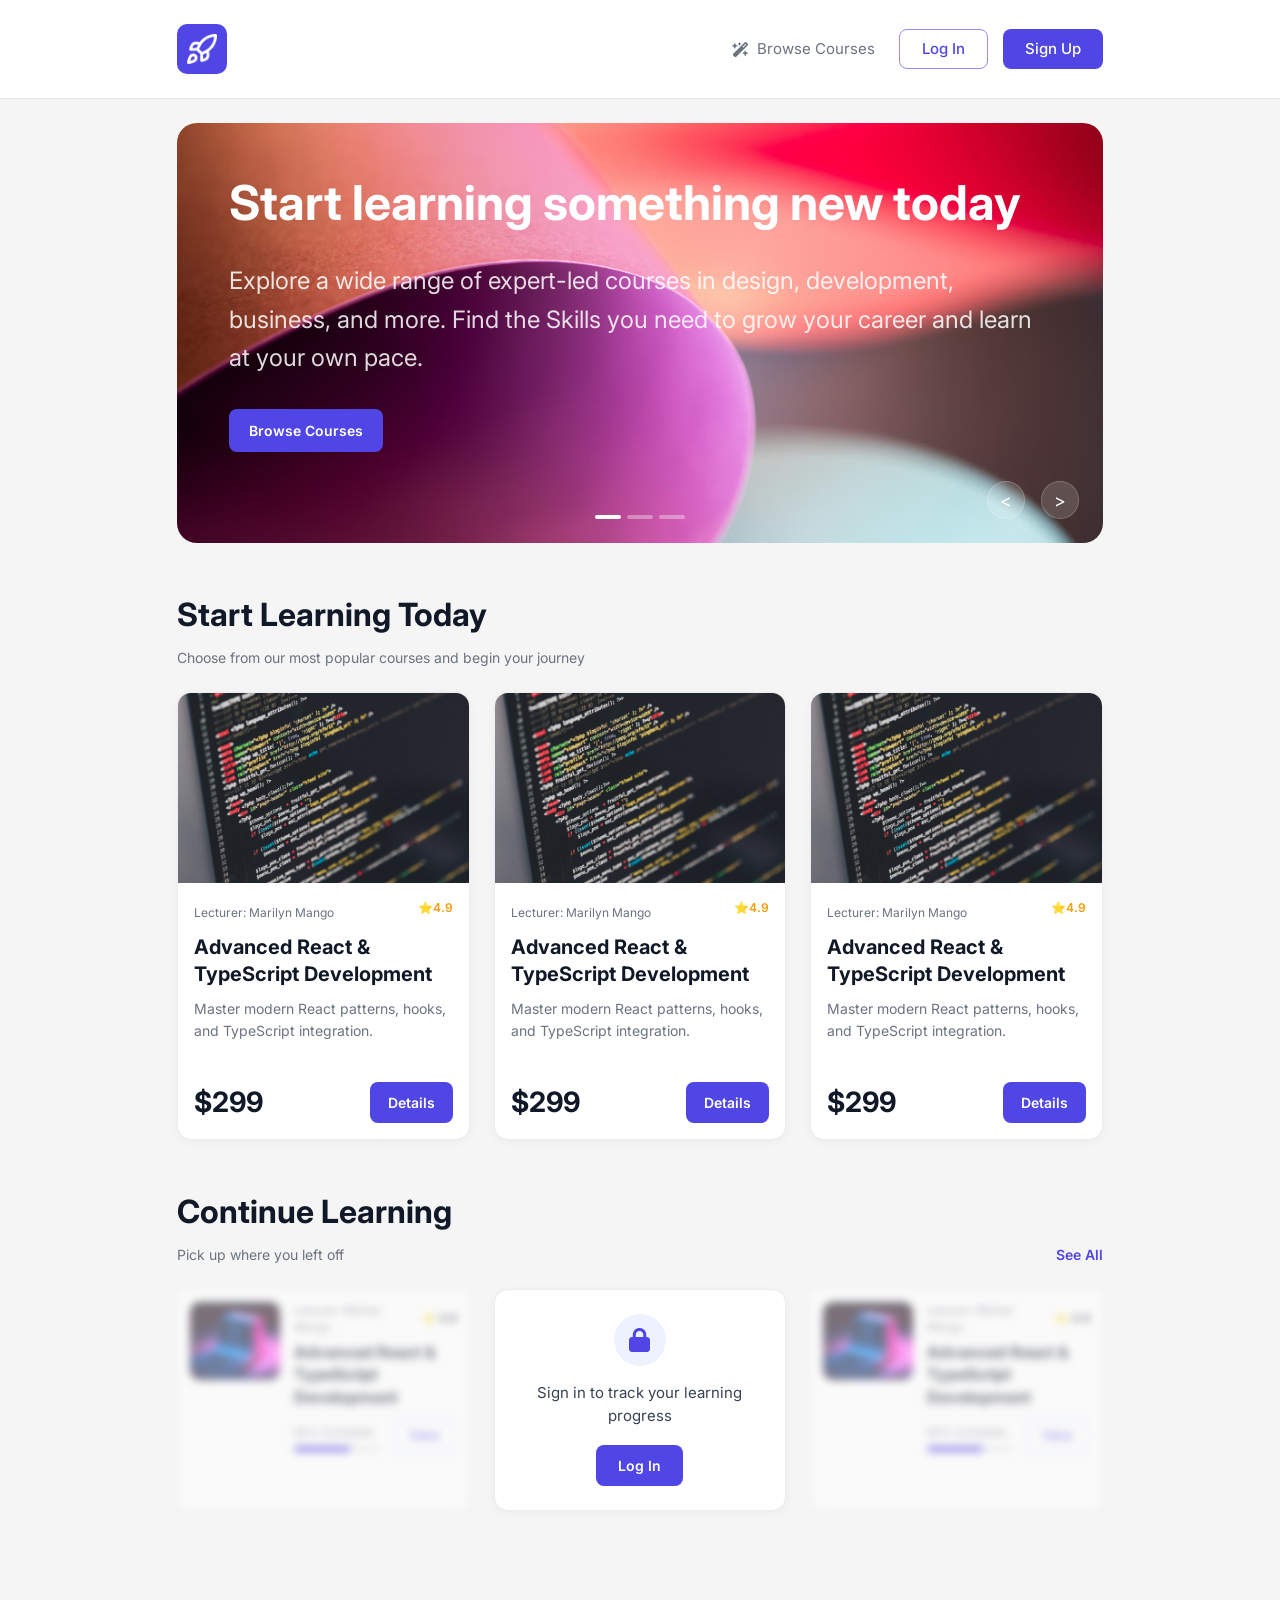
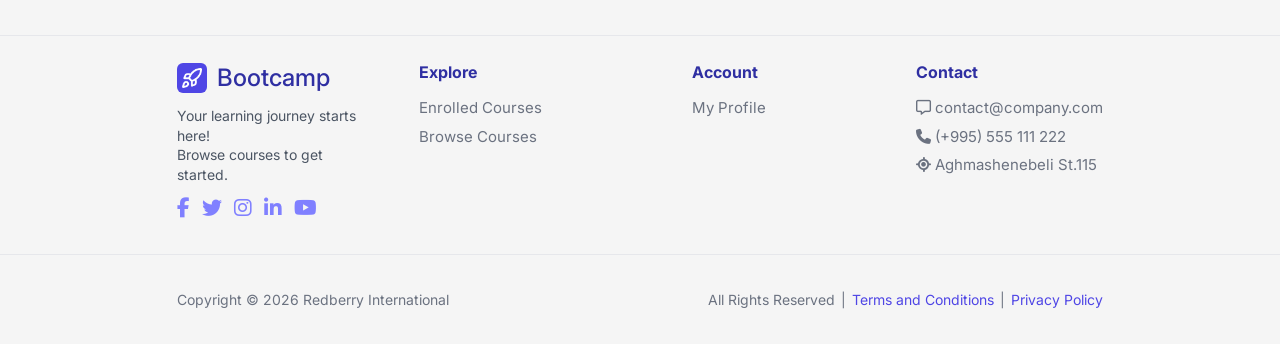
<file: index.html>
<!DOCTYPE html>
<html lang="en">
<head>
    <meta charset="UTF-8">
    <meta name="viewport" content="width=device-width, initial-scale=1.0">
    <title>Redberry Bootcamp XI</title>
    <link rel="stylesheet" href="https://cdnjs.cloudflare.com/ajax/libs/font-awesome/6.5.0/css/all.min.css">
    <link rel="preconnect" href="https://fonts.googleapis.com">
    <link rel="preconnect" href="https://fonts.gstatic.com" crossorigin>
    <link href="https://fonts.googleapis.com/css2?family=Atkinson+Hyperlegible+Mono:ital,wght@0,200..800;1,200..800&family=Inter:ital,opsz,wght@0,14..32,100..900;1,14..32,100..900&family=Pinyon+Script&display=swap" rel="stylesheet">
    <link rel="stylesheet" href="index.css">
    <script src="index.js" defer></script>
</head>
<body>
    <header class="header">
        <div class="container header-container">
            <div class="logo">
                <a href="index.html"><img src="icons/dashboard.png" alt="Dashboard"></a>
            </div>

            <nav class="nav">
                <a href="courses.html"> <i class="fa-solid fa-wand-magic-sparkles"></i> Browse Courses</a>
            </nav>

            <div class="auth-buttons">
                <button class="btn btn-login" id="openLoginBtn">Log In</button>
                <button class="btn btn-signup" id="openSignupBtn">Sign Up</button>
            </div>
        </div>
    </header>

    <main class="main">
        <section class="hero-slider">

            <div class="slide slide-1 active">
                <div class="hero-content" >
                    <h1>Start learning something new today</h1>
                    <p>Explore a wide range of expert-led courses in design, development, business, and more. Find the Skills you need to grow your career and learn at your own pace.</p>
                    <button>Browse Courses</button>
                </div>
            </div>

            <div class="slide slide-2">
                <div class="hero-content">
                    <h1>Pick up where you left off</h1>
                    <p>Your learning journey is already in progress. Continue your enrolled courses, track your progress, and stay on track toward completing your goals.</p>
                    <button>Start Learning</button>
                </div>
            </div>

            <div class="slide slide-3">
                <div class="hero-content">
                    <h1>Learn together, grow faster</h1>
                    <button>Learn More</button>
                </div>
            </div>

            <div class="hero-slider-controls">
                <button id="previousSlide">&lt;</button>
                <button id="nextSlide">&gt;</button>
            </div>

            <div class="carousels">
                <span class="carousel active"></span>
                <span class="carousel"></span>
                <span class="carousel"></span>
            </div>

        </section>

        <section class="course-section">
            <div class="section-header">
                <h2>Start Learning Today</h2>
                <p>Choose from our most popular courses and begin your journey</p>
            </div>

            <div class="courses-grid">
            <article class="course-card">
                <img src="background-images/course-background-image.jpg" alt="React course">
                <div class="course-info">
                    <span class="course-author">Lecturer: Marilyn Mango</span>
                    <span class="course-rating">⭐4.9</span>
                    <h3>Advanced React & TypeScript Development</h3>
                    <p>Master modern React patterns, hooks, and TypeScript integration.</p>
                    <div class="course-footer">
                        <span class="course-price">$299</span>
                        <button>Details</button>
                    </div>
                </div>
            </article>

            <article class="course-card">
                <img src="background-images/course-background-image.jpg" alt="React course">
                <div class="course-info">
                    <span class="course-author">Lecturer: Marilyn Mango</span>
                    <span class="course-rating">⭐4.9</span>
                    <h3>Advanced React & TypeScript Development</h3>
                    <p>Master modern React patterns, hooks, and TypeScript integration.</p>
                    <div class="course-footer">
                        <span class="course-price">$299</span>
                        <button>Details</button>
                    </div>
                </div>
            </article>

            <article class="course-card">
                <img src="background-images/course-background-image.jpg" alt="React course">
                <div class="course-info">
                    <span class="course-author">Lecturer: Marilyn Mango</span>
                    <span class="course-rating">⭐4.9</span>
                    <h3>Advanced React & TypeScript Development</h3>
                    <p>Master modern React patterns, hooks, and TypeScript integration.</p>
                    <div class="course-footer">
                        <span class="course-price">$299</span>
                        <button>Details</button>
                    </div>
                </div>
            </article>
        </section>

        <section class="progress-section">
            <div class="section-header progress-header">
                <div>
                    <h2>Continue Learning</h2>
                    <p>Pick up where you left off</p>
                </div>
                <a href="#">See All</a>
            </div>

            <div class="progress-grid locked" id="progressGrid">
                <article class="progress-card blurred">
                    <img src="background-images/continue-learning.png" alt="React course">

                    <div class="progress-card-content">
                        <div class="progress-top">
                            <span class="course-author">Lecturer: Marilyn Mango</span>
                            <span class="course-rating">⭐ 4.9</span>
                        </div>

                        <h3>Advanced React & TypeScript Development</h3>

                        <div class="progress-bottom">
                            <div class="course-progress">
                                <span class="progress-text">65% Complete</span>
                                <div class="progress-bar">
                                    <div class="progress-fill" style="width: 65%"></div>
                                </div>
                            </div>

                            <button class="progress-view-btn">View</button>
                        </div>
                    </div>
                </article>

                <div class="progress-overlay-card" id="progressOverlay">
                    <div class="lock-icon">
                        <i class="fa-solid fa-lock"></i>
                    </div>
                    <p>Sign in to track your learning progress</p>
                    <button id="lockedLoginBtn">Log In</button>
                </div>

                <article class="progress-card blurred">
                    <img src="background-images/continue-learning.png" alt="React course">

                    <div class="progress-card-content">
                        <div class="progress-top">
                            <span class="course-author">Lecturer: Marilyn Mango</span>
                            <span class="course-rating">⭐ 4.9</span>
                        </div>

                        <h3>Advanced React & TypeScript Development</h3>

                        <div class="progress-bottom">
                            <div class="course-progress">
                                <span class="progress-text">65% Complete</span>
                                <div class="progress-bar">
                                    <div class="progress-fill" style="width: 65%"></div>
                                </div>
                            </div>

                            <button class="progress-view-btn">View</button>
                        </div>
                    </div>
                </article>
            </div>
        </section>
    </main>

    <footer class="footer">
        <div class="container footer-container">
            <div class="footer-left">
                <div class="footer-brand">
                    <div class="footer-logo-row">
                        <img src="icons/dashboard.png" alt="Bootcamp logo">
                        <span>Bootcamp</span>
                    </div>

                    <p class="footer-description">
                    Your learning journey starts here!<br>
                    Browse courses to get started.
                    </p>

                    <div class="footer-socials">
                        <a href="https://www.facebook.com" aria-label="Facebook">
                            <i class="fa-brands fa-facebook-f"></i>
                        </a>
                        <a href="https://twitter.com" aria-label="Twitter">
                            <i class="fa-brands fa-twitter"></i>
                        </a>
                        <a href="https://www.instagram.com" aria-label="Instagram">
                            <i class="fa-brands fa-instagram"></i>
                        </a>
                        <a href="https://www.linkedin.com" aria-label="LinkedIn">
                            <i class="fa-brands fa-linkedin-in"></i>
                        </a>
                        <a href="https://www.youtube.com" aria-label="YouTube">
                            <i class="fa-brands fa-youtube"></i>
                        </a>
                    </div>
                </div>
            </div>

            <div class="footer-right">
                <div class="footer-column">
                    <h4>Explore</h4>
                    <a href="#">Enrolled Courses</a>
                    <a href="#">Browse Courses</a>
                </div>

                <div class="footer-column">
                    <h4>Account</h4>
                    <a href="#">My Profile</a>
                </div>

                <div class="footer-column">
                    <h4>Contact</h4>
                    <p><i class="fa-regular fa-message"></i> contact@company.com</p>
                    <p><i class="fa-solid fa-phone"></i> (+995) 555 111 222</p>
                    <p><i class="fa-solid fa-location-crosshairs"></i> Aghmashenebeli St.115</p>
                </div>
            </div>
        </div>

        <div class="container footer-bottom">
            <p>Copyright © 2026 Redberry International</p>

            <div class="footer-bottom-links">
                <span>All Rights Reserved</span>
                <span>|</span>
                <a href="#">Terms and Conditions</a>
                <span>|</span>
                <a href="#">Privacy Policy</a>
            </div>
        </div>
    </footer>

    <div id="loginModal" class="modal hidden">
        <div class="modal-overlay" id="modalOverlay"></div>

        <div class="login-modal">
            <button class="modal-close" id="closeLoginBtn">
            <i class="fa-solid fa-xmark"></i>
            </button>

            <h2>Welcome Back</h2>
            <p class="modal-subtitle">Log in to continue your learning</p>

            <form id="loginForm" class="login-form">
            <div class="form-group">
                <label for="email">Email</label>
                <input
                type="email"
                id="email"
                name="email"
                placeholder="you@example.com"
                required
                >
                <p class="field-error" id="emailError"></p>
            </div>

            <div class="form-group">
                <label for="password">Password</label>
                <div class="password-input-wrapper">
                <input
                    type="password"
                    id="password"
                    name="password"
                    placeholder="••••••••"
                    required
                >
                <button type="button" class="toggle-password" id="togglePassword">
                    <i class="fa-regular fa-eye"></i>
                </button>
                </div>
                <p class="field-error" id="passwordError"></p>
            </div>

            <button type="submit" class="login-submit-btn" id="loginSubmitBtn">Log In</button>
            <p class="form-message" id="loginMessage"></p>
            </form>

            <div class="divider">
            <span>or</span>
            </div>

            <p class="signup-text">
            Don’t have an account?
            <a href="#" id="goToRegisterLink">Sign Up</a>
            </p>
        </div>
    </div>

    <!-- register modal -->
    <div id="registerModal" class="modal hidden">
        <div class="modal-overlay" id="registerOverlay"></div>

        <div class="login-modal">

            <!-- close button -->
            <button class="modal-close" id="closeRegisterBtn">
                <i class="fa-solid fa-xmark"></i>
            </button>

            <h2>Create Account</h2>
            <p class="modal-subtitle">Join and start learning today</p>

            <!-- progress -->
            <div class="register-progress">
                <div class="step active"></div>
                <div class="step"></div>
                <div class="step"></div>
            </div>

            <form id="registerForm" class="login-form">

                <!-- first step -->
                <div class="register-step" data-step="1">
                    <div class="form-group">
                        <label>Email*</label>
                        <input type="email" id="registerEmail" placeholder="you@example.com">
                        <p class="field-error" id="registerEmailError"></p>
                    </div>

                    <button type="button" class="login-submit-btn" id="step1NextBtn">
                        Next
                    </button>
                </div>

                <!-- second step -->
                <div class="register-step hidden" data-step="2">
                    <div class="form-group">
                        <label>Password*</label>
                        <input type="password" id="registerPassword" placeholder="Password">
                        <p class="field-error" id="registerPasswordError"></p>
                    </div>

                    <div class="form-group">
                        <label>Confirm Password*</label>
                        <input type="password" id="registerConfirmPassword" placeholder="Confirm Password">
                        <p class="field-error" id="registerConfirmPasswordError"></p>
                    </div>

                    <button type="button" class="login-submit-btn" id="step2NextBtn">Next</button>
                </div>

                <!-- third step -->
                <div class="register-step hidden" data-step="3">
                    <div class="form-group">
                        <label>Username*</label>
                        <input type="text" id="registerUsername" placeholder="Username">
                        <p class="field-error" id="registerUsernameError"></p>
                    </div>

                    <div class="form-group">
                        <label>Upload Avatar</label>
                        <input type="file" id="avatarInput" accept="image/*">
                        <p class="field-error" id="registerAvatarError"></p>

                        
                        <img id="avatarPreview" class="hidden" style="width:80px; margin-top:10px; border-radius:50%;" />
                    </div>

                    <button type="submit" class="login-submit-btn" id="registerSubmitBtn">
                        Sign Up
                    </button>
                </div>

                <p class="form-message" id="registerMessage"></p>
            </form>

            <div class="divider">
                <span>or</span>
            </div>

            <p class="signup-text">
                Already have an account?
                <a href="#" id="goToLoginLink">Log In</a>
            </p>
        </div>
    </div>

    
</body>
</html>
</file>
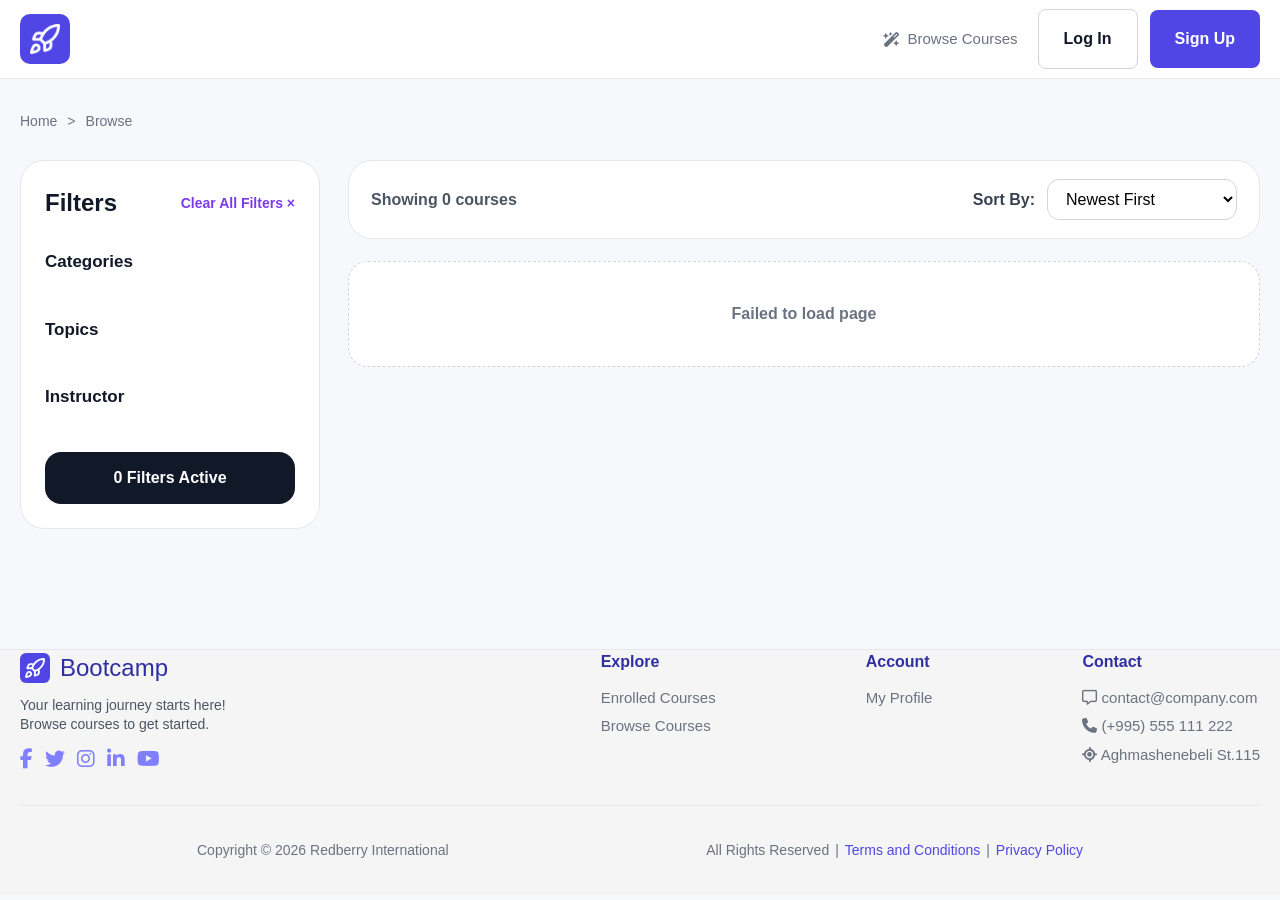
<file: courses.html>
<!DOCTYPE html>
<html lang="en">
<head>
    <meta charset="UTF-8">
    <meta name="viewport" content="width=device-width, initial-scale=1.0">
    <title>Browse Courses</title>
    <link rel="stylesheet" href="https://cdnjs.cloudflare.com/ajax/libs/font-awesome/6.5.0/css/all.min.css">
    <link rel="stylesheet" href="courses.css">
    <script src="courses.js" defer></script>
</head>
<body>
    <header class="header">
        <div class="container header-container">
            <div class="logo">
                <a href="index.html"><img src="icons/dashboard.png" alt="Dashboard"></a>
            </div>

            <nav class="nav">
                <a href="courses.html">
                    <i class="fa-solid fa-wand-magic-sparkles"></i>
                    Browse Courses
                </a>
            </nav>

            <div class="auth-buttons">
                <button class="btn btn-login" id="openLoginBtn">Log In</button>
                <button class="btn btn-signup" id="openSignupBtn">Sign Up</button>
            </div>
        </div>
    </header>

    <main class="browse-page">
        <div class="container">
            <div class="breadcrumb">
                <a href="dashboard.html">Home</a>
                <span>&gt;</span>
                <span>Browse</span>
            </div>

            <div class="browse-layout">
                <aside class="filters-sidebar">
                    <div class="filters-top">
                        <h2>Filters</h2>
                        <button class="clear-filters" id="clearFiltersBtn">
                            Clear All Filters <span>×</span>
                        </button>
                    </div>

                    <div class="filter-group">
                        <h3>Categories</h3>
                        <div class="filter-tags" id="categoriesContainer"></div>
                    </div>

                    <div class="filter-group">
                        <h3>Topics</h3>
                        <div class="filter-tags" id="topicsContainer"></div>
                    </div>

                    <div class="filter-group">
                        <h3>Instructor</h3>
                        <div class="instructor-list" id="instructorsContainer"></div>
                    </div>

                    <div class="filter-bottom">
                        <button type="button" id="activeFiltersCount">0 filters active</button>
                    </div>
                </aside>

                <section class="courses-content">
                    <div class="courses-topbar">
                        <p id="resultsText">Showing 0 courses</p>

                        <div class="sort-box">
                            <label for="sortSelect">Sort By:</label>
                            <select id="sortSelect">
                                <option value="newest">Newest First</option>
                                <option value="oldest">Oldest First</option>
                                <option value="price_asc">Price: Low to High</option>
                                <option value="price_desc">Price: High to Low</option>
                            </select>
                        </div>
                    </div>

                    <div class="courses-grid" id="coursesGrid"></div>

                    <div class="pagination" id="pagination"></div>
                </section>
            </div>
        </div>
    </main>

    <footer class="footer">
        <div class="container footer-container">
            <div class="footer-left">
                <div class="footer-brand">
                    <div class="footer-logo-row">
                        <img src="icons/dashboard.png" alt="Bootcamp logo">
                        <span>Bootcamp</span>
                    </div>

                    <p class="footer-description">
                        Your learning journey starts here!<br>
                        Browse courses to get started.
                    </p>

                    <div class="footer-socials">
                        <a href="#"><i class="fa-brands fa-facebook-f"></i></a>
                        <a href="#"><i class="fa-brands fa-twitter"></i></a>
                        <a href="#"><i class="fa-brands fa-instagram"></i></a>
                        <a href="#"><i class="fa-brands fa-linkedin-in"></i></a>
                        <a href="#"><i class="fa-brands fa-youtube"></i></a>
                    </div>
                </div>
            </div>

            <div class="footer-right">
                <div class="footer-column">
                    <h4>Explore</h4>
                    <a href="#">Enrolled Courses</a>
                    <a href="#">Browse Courses</a>
                </div>

                <div class="footer-column">
                    <h4>Account</h4>
                    <a href="#">My Profile</a>
                </div>

                <div class="footer-column">
                    <h4>Contact</h4>
                    <p><i class="fa-regular fa-message"></i> contact@company.com</p>
                    <p><i class="fa-solid fa-phone"></i> (+995) 555 111 222</p>
                    <p><i class="fa-solid fa-location-crosshairs"></i> Aghmashenebeli St.115</p>
                </div>
            </div>
        </div>

        <div class="container footer-bottom">
            <p>Copyright © 2026 Redberry International</p>

            <div class="footer-bottom-links">
                <span>All Rights Reserved</span>
                <span>|</span>
                <a href="#">Terms and Conditions</a>
                <span>|</span>
                <a href="#">Privacy Policy</a>
            </div>
        </div>
    </footer>

    <!-- LOGIN MODAL -->
    <div id="loginModal" class="modal hidden">
        <div class="modal-overlay" id="modalOverlay"></div>

        <div class="login-modal">
            <button class="modal-close" id="closeLoginBtn">
            <i class="fa-solid fa-xmark"></i>
            </button>

            <h2>Welcome Back</h2>
            <p class="modal-subtitle">Log in to continue your learning</p>

            <form id="loginForm" class="login-form">
            <div class="form-group">
                <label for="email">Email</label>
                <input
                type="email"
                id="email"
                name="email"
                placeholder="you@example.com"
                required
                >
                <p class="field-error" id="emailError"></p>
            </div>

            <div class="form-group">
                <label for="password">Password</label>
                <div class="password-input-wrapper">
                <input
                    type="password"
                    id="password"
                    name="password"
                    placeholder="••••••••"
                    required
                >
                <button type="button" class="toggle-password" id="togglePassword">
                    <i class="fa-regular fa-eye"></i>
                </button>
                </div>
                <p class="field-error" id="passwordError"></p>
            </div>

            <button type="submit" class="login-submit-btn" id="loginSubmitBtn">Log In</button>
            <p class="form-message" id="loginMessage"></p>
            </form>

            <div class="divider">
            <span>or</span>
            </div>

            <p class="signup-text">
            Don’t have an account?
            <a href="#" id="goToRegisterLink">Sign Up</a>
            </p>
        </div>
    </div>

    <!-- register modal -->
    <div id="registerModal" class="modal hidden">
        <div class="modal-overlay" id="registerOverlay"></div>

        <div class="login-modal">

            <!-- close button -->
            <button class="modal-close" id="closeRegisterBtn">
                <i class="fa-solid fa-xmark"></i>
            </button>

            <h2>Create Account</h2>
            <p class="modal-subtitle">Join and start learning today</p>

            <!-- progress -->
            <div class="register-progress">
                <div class="step active"></div>
                <div class="step"></div>
                <div class="step"></div>
            </div>

            <form id="registerForm" class="login-form">

                <!-- first step -->
                <div class="register-step" data-step="1">
                    <div class="form-group">
                        <label>Email*</label>
                        <input type="email" id="registerEmail" placeholder="you@example.com">
                        <p class="field-error" id="registerEmailError"></p>
                    </div>

                    <button type="button" class="login-submit-btn" id="step1NextBtn">
                        Next
                    </button>
                </div>

                <!-- second step -->
                <div class="register-step hidden" data-step="2">
                    <div class="form-group">
                        <label>Password*</label>
                        <input type="password" id="registerPassword" placeholder="Password">
                        <p class="field-error" id="registerPasswordError"></p>
                    </div>

                    <div class="form-group">
                        <label>Confirm Password*</label>
                        <input type="password" id="registerConfirmPassword" placeholder="Confirm Password">
                        <p class="field-error" id="registerConfirmPasswordError"></p>
                    </div>

                    <button type="button" class="login-submit-btn" id="step2NextBtn">Next</button>
                </div>

                <!-- third step -->
                <div class="register-step hidden" data-step="3">
                    <div class="form-group">
                        <label>Username*</label>
                        <input type="text" id="registerUsername" placeholder="Username">
                        <p class="field-error" id="registerUsernameError"></p>
                    </div>

                    <div class="form-group">
                        <label>Upload Avatar</label>
                        <input type="file" id="avatarInput" accept="image/*">
                        <p class="field-error" id="registerAvatarError"></p>

                        
                        <img id="avatarPreview" class="hidden" style="width:80px; margin-top:10px; border-radius:50%;" />
                    </div>

                    <button type="submit" class="login-submit-btn" id="registerSubmitBtn">
                        Sign Up
                    </button>
                </div>

                <p class="form-message" id="registerMessage"></p>
            </form>

            <div class="divider">
                <span>or</span>
            </div>

            <p class="signup-text">
                Already have an account?
                <a href="#" id="goToLoginLink">Log In</a>
            </p>
        </div>
    </div>
</body>
</html>
</file>
<file: index.css>
* {
    margin: 0;
    padding: 0;
    box-sizing: border-box;
}

body {
    font-family: "Inter", sans-serif;
    background-color: #f5f5f5;
    color: #1e1e1e;
    line-height: 1.5;
}

img {
    display: block;
    width: 100%;
}

a {
    text-decoration: none;
    color: inherit;
}

button,
input,
select {
    font: inherit;
}

button {
    cursor: pointer;
    border: none;
    background: none;
}

.hidden {
    display: none !important;
}

.container {
    width: 100%;
    max-width: 1566px;
    margin: 0 auto;
    padding: 24px 177px;
}

.header {
    background: #fff;
    border-bottom: 1px solid #e6e7eb;
}

.header-container {
    min-height: 72px;
    display: flex;
    align-items: center;
    justify-content: space-between;
    gap: 24px;
}

.logo img {
    width: 50px;
    height: 50px;
    object-fit: contain;
    border-radius: 20%;
    padding: 10px;
    background-color: #4f46e5;
}

.nav {
    display: flex;
    align-items: center;
    gap: 36px;
    margin-left: auto;
}

.nav a {
    display: flex;
    align-items: center;
    gap: 8px;
    color: #6b7280;
    font-size: 15px;
    transition: color 0.2s ease;
}

.nav a:hover {
    color: #4f46e5;
}

.auth-buttons {
    display: flex;
    align-items: center;
    gap: 15px;
}

.btn {
    height: 40px;
    padding: 0 22px;
    border-radius: 8px;
    font-size: 15px;
    font-weight: 500;
    transition: 0.2s ease;
}

.btn-login {
    background-color: #fff;
    color: #4f46e5;
    border: 1px solid #958fef;
}

.btn-login:hover {
    background-color: #4f46e5;
    color: #fff;
}

.btn-signup {
    background-color: #4f46e5;
    color: #fff;
}

.btn-signup:hover {
    background-color: #958fef;
}

.main {
    max-width: 1566px;
    margin: 0 auto;
    padding: 24px 177px;
}

.hero-slider {
    position: relative;
    width: 100%;
    height: 420px;
    border-radius: 20px;
    overflow: hidden;
    margin-bottom: 48px;
}

.slide {
    position: absolute;
    inset: 0;
    display: flex;
    align-items: flex-start;
    justify-content: flex-start;
    padding: 22px 22px 50px;
    background-size: cover;
    background-position: center;
    background-repeat: no-repeat;
    opacity: 0;
    transition: opacity 0.4s ease;
}

.slide.active {
    opacity: 1;
    z-index: 1;
}

.slide-1 {
    background: url("background-images/image-1.png");
    background-size: cover;
    background-position: center;
}

.slide-2 {
    background: url("background-images/image-2.png");
    background-size: cover;
    background-position: center;
}

.slide-3 {
    background: url("background-images/image-3.png");
    background-size: cover;
    background-position: center;
}

.hero-content {
    z-index: 2;
    padding: 30px;
}

.hero-content h1 {
    font-size: 48px;
    line-height: 1.15;
    font-weight: 700;
    color: #fff;
    margin-bottom: 32px;
}

.hero-content p {
    font-size: 24px;
    line-height: 1.6;
    color: rgba(255, 255, 255, 0.85);
    margin-bottom: 32px;
    max-width: 100%;
}

.hero-content button {
    background-color: #4f46e5;
    color: #fff;
    padding: 11px 20px;
    border-radius: 8px;
    font-size: 14px;
    font-weight: 600;
    transition: background-color 0.2s ease;
}

.hero-content button:hover {
    background-color: #4338ca;
}

.hero-slider-controls {
    position: absolute;
    right: 24px;
    bottom: 24px;
    display: flex;
    align-items: center;
    gap: 16px;
    z-index: 2;
}

.hero-slider-controls button {
    width: 38px;
    height: 38px;
    border-radius: 50%;
    background-color: rgba(255, 255, 255, 0.14);
    color: #fff;
    font-size: 18px;
    border: 1px solid rgba(255, 255, 255, 0.2);
    transition: background-color 0.2s ease;
}

.hero-slider-controls button:hover {
    background-color: rgba(255, 255, 255, 0.24);
}

.carousels {
    position: absolute;
    left: 50%;
    bottom: 24px;
    transform: translateX(-50%);
    display: flex;
    gap: 6px;
    z-index: 2;
}

.carousel {
    width: 26px;
    height: 4px;
    border-radius: 999px;
    background: rgba(255, 255, 255, 0.35);
}

.carousel.active {
    background: #fff;
}

.section-header {
    margin-bottom: 24px;
}

.section-header h2 {
    font-size: 32px;
    font-weight: 700;
    color: #111827;
    margin-bottom: 8px;
}

.section-header p {
    font-size: 14px;
    color: #6b7280;
}

.course-section {
    margin-bottom: 48px;
}

.courses-grid {
    display: grid;
    grid-template-columns: repeat(3, minmax(0, 1fr));
    gap: 24px;
}

.course-card {
    background-color: #fff;
    border: 1px solid #ececf2;
    border-radius: 14px;
    overflow: hidden;
    box-shadow: 0 2px 10px rgba(15, 23, 42, 0.04);
    transition: transform 0.2s ease, box-shadow 0.2s ease;
}

.course-card:hover {
    transform: translateY(-4px);
    box-shadow: 0 10px 24px rgba(15, 23, 42, 0.1);
}

.course-card img {
    width: 100%;
    height: 190px;
    object-fit: cover;
}

.course-info {
    padding: 16px;
}

.course-author,
.course-rating {
    font-size: 12px;
    color: #6b7280;
}

.course-author {
    display: inline-block;
    margin-bottom: 12px;
}

.course-rating {
    float: right;
    font-weight: 600;
    color: #f59e0b;
}

.course-info h3 {
    clear: both;
    font-size: 20px;
    line-height: 1.35;
    font-weight: 700;
    color: #111827;
    margin-bottom: 10px;
}

.course-info p {
    font-size: 14px;
    line-height: 1.55;
    color: #6b7280;
    margin-bottom: 18px;
    min-height: 65px;
}

.course-footer {
    display: flex;
    align-items: center;
    justify-content: space-between;
    gap: 16px;
}

.course-price {
    font-size: 28px;
    font-weight: 700;
    color: #111827;
}

.course-footer button {
    background-color: #4f46e5;
    color: #fff;
    padding: 10px 18px;
    border-radius: 8px;
    font-size: 14px;
    font-weight: 600;
    transition: background-color 0.2s ease;
}

.course-footer button:hover {
    background-color: #4338ca;
}

.progress-section {
    margin-bottom: 40px;
}

.progress-header {
    display: flex;
    justify-content: space-between;
    align-items: flex-end;
    gap: 20px;
}

.progress-header a {
    font-size: 14px;
    font-weight: 600;
    color: #4f46e5;
}

.progress-header a:hover {
    text-decoration: underline;
}

.progress-grid {
    display: grid;
    grid-template-columns: repeat(3, minmax(0, 1fr));
    gap: 24px;
    align-items: stretch;
}

.progress-card {
    display: flex;
    align-items: flex-start;
    gap: 14px;
    background-color: #fff;
    border: 1px solid #ececf2;
    border-radius: 12px;
    padding: 12px;
    min-height: 140px;
    box-shadow: 0 2px 10px rgba(15, 23, 42, 0.04);
}

.progress-card img {
    width: 90px;
    height: 78px;
    object-fit: cover;
    border-radius: 10px;
    flex-shrink: 0;
}

.progress-card-content {
    flex: 1;
    display: flex;
    flex-direction: column;
    min-width: 0;
}

.progress-top {
    display: flex;
    justify-content: space-between;
    align-items: center;
    gap: 8px;
    margin-bottom: 6px;
}

.progress-top .course-author {
    font-size: 11px;
    color: #6b7280;
    margin-bottom: 0;
}

.progress-top .course-rating {
    float: none;
    font-size: 11px;
    color: #111827;
    font-weight: 600;
    white-space: nowrap;
}

.progress-card-content h3 {
    font-size: 16px;
    line-height: 1.4;
    color: #111827;
    margin-bottom: 12px;
}

.progress-bottom {
    display: flex;
    align-items: flex-end;
    justify-content: space-between;
    gap: 12px;
    margin-top: auto;
}

.course-progress {
    flex: 1;
}

.progress-text {
    display: block;
    font-size: 11px;
    color: #6b7280;
    margin-bottom: 6px;
}

.progress-bar {
    width: 100%;
    height: 6px;
    background-color: #e5e7eb;
    border-radius: 999px;
    overflow: hidden;
}

.progress-fill {
    height: 100%;
    background-color: #4f46e5;
    border-radius: 999px;
    transition: width 0.3s ease;
}

.progress-view-btn {
    height: 32px;
    padding: 0 16px;
    border: 1px solid #c7d2fe;
    background-color: #fff;
    color: #4f46e5;
    border-radius: 8px;
    font-size: 13px;
    font-weight: 500;
    flex-shrink: 0;
}

.progress-view-btn:hover {
    background-color: #eef2ff;
}

.blurred {
    filter: blur(4px);
    opacity: 0.55;
    pointer-events: none;
    user-select: none;
}

.progress-overlay-card {
    background-color: #fff;
    border: 1px solid #ececf2;
    border-radius: 14px;
    min-height: 170px;
    display: flex;
    flex-direction: column;
    justify-content: center;
    align-items: center;
    padding: 24px;
    text-align: center;
    box-shadow: 0 2px 10px rgba(15, 23, 42, 0.04);
}

.lock-icon {
    width: 52px;
    height: 52px;
    border-radius: 50%;
    background-color: #eef2ff;
    color: #4f46e5;
    display: flex;
    align-items: center;
    justify-content: center;
    font-size: 24px;
    margin-bottom: 16px;
}

.progress-overlay-card p {
    font-size: 15px;
    line-height: 1.5;
    color: #374151;
    margin-bottom: 18px;
    max-width: 220px;
}

.progress-overlay-card button {
    background-color: #4f46e5;
    color: #fff;
    padding: 10px 22px;
    border-radius: 8px;
    font-size: 14px;
    font-weight: 600;
    transition: background-color 0.2s ease;
}

.progress-overlay-card button:hover {
    background-color: #4338ca;
}

/* footer */
.footer {
    background-color: #f5f5f5;
    border-top: 1px solid #e6e7eb;
    margin-top: 60px;
}

.footer-container {
    display: flex;
    justify-content: space-between;
    align-items: flex-start;
    gap: 60px;
    padding-bottom: 34px;
}

.footer-left {
    flex: 1;
}

.footer-brand {
    max-width: 240px;
}

.footer-logo-row {
    display: flex;
    align-items: center;
    gap: 10px;
    margin-bottom: 10px;
}

.footer-logo-row img {
    width: 30px;
    height: 30px;
    object-fit: contain;
    border-radius: 20%;
    padding: 5px;
    background-color: #4f46e5;
}

.footer-logo-row span {
    font-size: 24px;
    font-weight: 500;
    color: #2f2fa2;
}

.footer-description {
    font-size: 14px;
    line-height: 1.4;
    color: #4b5563;
    margin-bottom: 14px;
}

.footer-socials {
    display: flex;
    align-items: center;
    gap: 12px;
}

.footer-socials a {
    font-size: 12px;
}

.fa-brands {
    color: hsl(240, 100%, 75%);
    font-size: 20px;
}

.footer-right {
    display: flex;
    gap: 150px;
}

.footer-column h4 {
    font-size: 16px;
    font-weight: 700;
    color: #2f2fa2;
    margin-bottom: 10px;
}

.footer-column a,
.footer-column p {
    display: block;
    font-size: 15px;
    color: #6b7280;
    line-height: 1.9;
}

.footer-bottom {
    border-top: 1px solid #e6e7eb;
    padding: 34px 177px;
    display: flex;
    justify-content: space-between;
    align-items: center;
}

.footer-bottom p {
    font-size: 14px;
    color: #6b7280;
}

.footer-bottom-links {
    display: flex;
    align-items: center;
    gap: 6px;
    flex-wrap: wrap;
}

.footer-bottom-links a,
.footer-bottom-links span {
    font-size: 14px;
    color: #6b7280;
}

.footer-bottom-links a {
    color: #4f46e5;
}

/* modal */
.modal {
    position: fixed;
    inset: 0;
    z-index: 1000;
}

.modal-overlay {
    position: absolute;
    inset: 0;
    background: rgba(0, 0, 0, 0.18);
}

.login-modal {
    position: relative;
    z-index: 2;
    width: 100%;
    max-width: 380px;
    background: #fff;
    border-radius: 12px;
    margin: 0 auto;
    top: 50%;
    transform: translateY(-50%);
    padding: 50px;
}

.modal-close {
    position: absolute;
    top: 14px;
    right: 14px;
    color: #9ca3af;
    font-size: 16px;
}

.login-modal h2 {
    text-align: center;
    font-size: 25px;
    font-weight: 700;
    color: #1f1f1f;
    margin-bottom: 4px;
}

.modal-subtitle {
    text-align: center;
    font-size: 13px;
    color: #6b7280;
    margin-bottom: 26px;
}

.login-form {
    display: flex;
    flex-direction: column;
    gap: 16px;
}

.form-group {
    display: flex;
    flex-direction: column;
    gap: 5px;
}

.form-group label {
    font-size: 13px;
    font-weight: 500;
    color: #3f3f46;
}

.form-group input {
    width: 100%;
    height: 40px;
    border: 1px solid #d4d4d8;
    border-radius: 8px;
    padding: 0 12px;
    font-size: 13px;
    outline: none;
    color: #18181b;
    background: #fff;
}

.form-group input::placeholder {
    color: #a1a1aa;
}

.form-group input:focus {
    border-color: #5648f5;
}

.password-input-wrapper {
    position: relative;
}

.password-input-wrapper input {
    padding-right: 40px;
}

.toggle-password {
    position: absolute;
    top: 50%;
    right: 10px;
    transform: translateY(-50%);
    color: #b4b4b8;
    font-size: 13px;
}

.login-submit-btn {
    width: 100%;
    height: 40px;
    border-radius: 8px;
    background: #5648f5;
    color: #fff;
    font-size: 14px;
    font-weight: 500;
    margin-top: 2px;
    transition: background-color 0.2s ease;
}

.login-submit-btn:hover {
    background: #4b3ee6;
}

.field-error {
    min-height: 16px;
    font-size: 12px;
    color: #dc2626;
}

.form-message {
    min-height: 18px;
    font-size: 12px;
    color: #dc2626;
    text-align: center;
}

.divider {
    position: relative;
    text-align: center;
    margin: 12px 0 10px;
}

.divider::before,
.divider::after {
    content: "";
    position: absolute;
    top: 50%;
    width: 41%;
    height: 1px;
    background: #e5e7eb;
}

.divider::before {
    left: 0;
}

.divider::after {
    right: 0;
}

.divider span {
    position: relative;
    z-index: 1;
    background: #fff;
    padding: 0 8px;
    font-size: 11px;
    color: #a1a1aa;
}

.signup-text {
    text-align: center;
    font-size: 12px;
    color: #71717a;
}

.signup-text a {
    color: #111827;
    font-weight: 600;
    text-decoration: underline;
}

.register-progress {
    display: flex;
    align-items: center;
    gap: 8px;
    margin-bottom: 20px;
}

.register-progress .step {
    flex: 1;
    height: 8px;
    border-radius: 999px;
    background-color: #e5e7eb;
    transition: background-color 0.3s ease;
}

.register-progress .step.active {
    background-color: #5b4ae6;
}

.register-step img {
    width: 80px;
    height: 80px;
    object-fit: cover;
}
</file>
<file: courses.css>
* {
    margin: 0;
    padding: 0;
    box-sizing: border-box;
}

body {
    font-family: Arial, sans-serif;
    background: #f7f8fc;
    color: #1f2937;
    line-height: 1.5;
}

img {
    max-width: 100%;
    display: block;
}

a {
    text-decoration: none;
    color: inherit;
}

button,
select,
input {
    font: inherit;
}

button {
    cursor: pointer;
    border: none;
    background: none;
}

.container {
    width: min(1280px, calc(100% - 40px));
    margin: 0 auto;
}

.header {
    background: #ffffff;
    border-bottom: 1px solid #e5e7eb;
    position: sticky;
    top: 0;
    z-index: 50;
}

.header-container {
    min-height: 78px;
    display: flex;
    align-items: center;
    justify-content: space-between;
    gap: 20px;
}

.logo img {
    width: 50px;
    height: 50px;
    object-fit: contain;
    border-radius: 20%;
    padding: 10px;
    background-color: #4f46e5;
}

.nav {
    display: flex;
    align-items: center;
    gap: 36px;
    margin-left: auto;
}

.nav a {
    display: flex;
    align-items: center;
    gap: 8px;
    color: #6b7280;
    font-size: 15px;
    transition: color 0.2s ease;
}

.nav a:hover {
    color: #7c3aed;
}

.auth-buttons {
    display: flex;
    align-items: center;
    gap: 12px;
}

.btn {
    padding: 17px 25px;
    border-radius: 8px;
    font-weight: 600;
    transition: 0.3s ease;
}

.btn-login {
    border: 1px solid #d1d5db;
    background: #ffffff;
    color: #111827;
}

.btn-login:hover {
    color: white;
    background-color: #281ED2;
}

.btn-signup {
    background: #4F46E5;
    color: #ffffff;
}

.btn-signup:hover {
    background: #6d28d9;
}

.browse-page {
    padding: 32px 0 60px;
}

.breadcrumb {
    display: flex;
    align-items: center;
    gap: 10px;
    color: #6b7280;
    font-size: 14px;
    margin-bottom: 28px;
}

.breadcrumb a:hover {
    color: #7c3aed;
}

.browse-layout {
    display: grid;
    grid-template-columns: 300px 1fr;
    gap: 28px;
    align-items: start;
}

.filters-sidebar {
    background: #ffffff;
    border: 1px solid #e5e7eb;
    border-radius: 24px;
    padding: 24px;
    position: sticky;
    top: 100px;
}

.filters-top {
    display: flex;
    align-items: center;
    justify-content: space-between;
    gap: 12px;
    margin-bottom: 28px;
}

.filters-top h2 {
    font-size: 24px;
    font-weight: 700;
    color: #111827;
}

.clear-filters {
    color: #7c3aed;
    font-weight: 600;
    font-size: 14px;
    transition: 0.3s ease;
}

.clear-filters:hover {
    color: #5b21b6;
}

.filter-group {
    margin-bottom: 28px;
}

.filter-group h3 {
    font-size: 17px;
    font-weight: 700;
    margin-bottom: 14px;
    color: #111827;
}

.filter-tags {
    display: flex;
    flex-wrap: wrap;
    gap: 10px;
}

.filter-pill {
    position: relative;
    display: inline-flex;
    align-items: center;
    justify-content: center;
    padding: 11px 16px;
    border: 1px solid #d1d5db;
    border-radius: 999px;
    background: #ffffff;
    color: #374151;
    font-size: 14px;
    font-weight: 600;
    cursor: pointer;
    transition: 0.25s ease;
}

.filter-pill:hover {
    border-color: #7c3aed;
    color: #7c3aed;
    background: #f5f3ff;
}

.filter-pill.active {
    background: #7c3aed;
    border-color: #7c3aed;
    color: #ffffff;
}

.filter-pill input {
    position: absolute;
    opacity: 0;
    pointer-events: none;
}

.instructor-list {
    display: flex;
    flex-direction: column;
    gap: 12px;
}

.instructor-item {
    position: relative;
    display: flex;
    align-items: center;
    gap: 12px;
    padding: 12px 14px;
    border: 1px solid #e5e7eb;
    border-radius: 16px;
    background: #ffffff;
    cursor: pointer;
    transition: 0.25s ease;
}

.instructor-item:hover {
    border-color: #7c3aed;
    background: #f9f7ff;
}

.instructor-item.active {
    border-color: #7c3aed;
    background: #f5f3ff;
}

.instructor-item input {
    position: absolute;
    opacity: 0;
    pointer-events: none;
}

.instructor-item img {
    width: 42px;
    height: 42px;
    border-radius: 50%;
    object-fit: cover;
    background: #e5e7eb;
}

.instructor-item span {
    font-size: 14px;
    font-weight: 600;
    color: #111827;
}

.filter-bottom {
    margin-top: 8px;
}

#activeFiltersCount {
    width: 100%;
    padding: 14px 16px;
    border-radius: 16px;
    background: #111827;
    color: #ffffff;
    font-weight: 700;
    text-transform: capitalize;
}

.courses-content {
    min-width: 0;
}

.courses-topbar {
    background: #ffffff;
    border: 1px solid #e5e7eb;
    border-radius: 24px;
    padding: 18px 22px;
    display: flex;
    align-items: center;
    justify-content: space-between;
    gap: 16px;
    margin-bottom: 22px;
}

#resultsText {
    color: #4b5563;
    font-weight: 600;
}

.sort-box {
    display: flex;
    align-items: center;
    gap: 12px;
}

.sort-box label {
    font-weight: 600;
    color: #374151;
}

.sort-box select {
    min-width: 190px;
    padding: 10px 14px;
    border: 1px solid #d1d5db;
    border-radius: 12px;
    background: #ffffff;
    outline: none;
}

.sort-box select:focus {
    border-color: #7c3aed;
}

.courses-grid {
    display: grid;
    grid-template-columns: repeat(3, minmax(0, 1fr));
    gap: 22px;
}

.course-card {
    background: #ffffff;
    border: 1px solid #e5e7eb;
    border-radius: 24px;
    overflow: hidden;
    transition: 0.3s ease;
    cursor: pointer;
    box-shadow: 0 8px 24px rgba(17, 24, 39, 0.05);
}

.course-card:hover {
    transform: translateY(-4px);
    box-shadow: 0 14px 30px rgba(17, 24, 39, 0.1);
    border-color: #d8b4fe;
}

.course-card > img {
    width: 100%;
    height: 220px;
    object-fit: cover;
    background: #e5e7eb;
}

.course-card-body {
    padding: 18px;
}

.course-meta {
    display: flex;
    justify-content: space-between;
    gap: 12px;
    align-items: center;
    margin-bottom: 14px;
    color: #6b7280;
    font-size: 13px;
    font-weight: 600;
}

.course-meta span:last-child {
    display: inline-flex;
    align-items: center;
    gap: 6px;
}

.course-card h3 {
    font-size: 20px;
    line-height: 1.35;
    margin-bottom: 12px;
    color: #111827;
}

.course-badge {
    display: inline-flex;
    align-items: center;
    gap: 8px;
    padding: 8px 12px;
    background: #f3f4f6;
    color: #374151;
    border-radius: 999px;
    font-size: 13px;
    font-weight: 700;
    margin-bottom: 14px;
}

.course-card p {
    font-size: 14px;
    color: #6b7280;
    margin-bottom: 18px;
    min-height: 44px;
}

.course-footer {
    display: flex;
    align-items: center;
    justify-content: space-between;
    gap: 14px;
}

.course-footer small {
    display: block;
    color: #6b7280;
    font-size: 12px;
    margin-bottom: 2px;
}

.course-footer p {
    margin: 0;
    font-size: 22px;
    font-weight: 800;
    color: #111827;
    min-height: auto;
}

.details-btn {
    padding: 12px 18px;
    border-radius: 14px;
    background: #7c3aed;
    color: #ffffff;
    font-weight: 700;
    transition: 0.3s ease;
}

.details-btn:hover {
    background: #6d28d9;
}

.empty-state {
    grid-column: 1 / -1;
    background: #ffffff;
    border: 1px dashed #d1d5db;
    border-radius: 20px;
    padding: 40px 20px;
    text-align: center;
    color: #6b7280;
    font-weight: 600;
}

.pagination {
    margin-top: 28px;
    display: flex;
    flex-wrap: wrap;
    gap: 10px;
    justify-content: center;
}

.pagination button {
    min-width: 44px;
    height: 44px;
    padding: 0 14px;
    border-radius: 12px;
    border: 1px solid #d1d5db;
    background: #ffffff;
    color: #374151;
    font-weight: 700;
    transition: 0.25s ease;
}

.pagination button:hover:not(:disabled) {
    border-color: #7c3aed;
    color: #7c3aed;
}

.pagination button.active {
    background: #7c3aed;
    border-color: #7c3aed;
    color: #ffffff;
}

.pagination button:disabled {
    opacity: 0.45;
    cursor: not-allowed;
}

.hidden {
    display: none;
}

.modal {
    position: fixed;
    inset: 0;
    z-index: 1000;
}

.modal-overlay {
    position: absolute;
    inset: 0;
    background: rgba(0, 0, 0, 0.18);
}

.login-modal {
    position: relative;
    z-index: 2;
    width: 100%;
    max-width: 380px;
    background: #fff;
    border-radius: 12px;
    margin: 0 auto;
    top: 50%;
    transform: translateY(-50%);
    padding: 50px;
}

.modal-close {
    position: absolute;
    top: 14px;
    right: 14px;
    color: #9ca3af;
    font-size: 16px;
}

.login-modal h2 {
    text-align: center;
    font-size: 25px;
    font-weight: 700;
    color: #1f1f1f;
    margin-bottom: 4px;
}

.modal-subtitle {
    text-align: center;
    font-size: 13px;
    color: #6b7280;
    margin-bottom: 26px;
}

.login-form {
    display: flex;
    flex-direction: column;
    gap: 16px;
}

.form-group {
    display: flex;
    flex-direction: column;
    gap: 5px;
}

.form-group label {
    font-size: 13px;
    font-weight: 500;
    color: #3f3f46;
}

.form-group input {
    width: 100%;
    height: 40px;
    border: 1px solid #d4d4d8;
    border-radius: 8px;
    padding: 0 12px;
    font-size: 13px;
    outline: none;
    color: #18181b;
    background: #fff;
}

.form-group input::placeholder {
    color: #a1a1aa;
}

.form-group input:focus {
    border-color: #5648f5;
}

.password-input-wrapper {
    position: relative;
}

.password-input-wrapper input {
    padding-right: 40px;
}

.toggle-password {
    position: absolute;
    top: 50%;
    right: 10px;
    transform: translateY(-50%);
    color: #b4b4b8;
    font-size: 13px;
}

.login-submit-btn {
    width: 100%;
    height: 40px;
    border-radius: 8px;
    background: #5648f5;
    color: #fff;
    font-size: 14px;
    font-weight: 500;
    margin-top: 2px;
    transition: background-color 0.2s ease;
}

.login-submit-btn:hover {
    background: #4b3ee6;
}

.field-error {
    min-height: 16px;
    font-size: 12px;
    color: #dc2626;
}

.form-message {
    min-height: 18px;
    font-size: 12px;
    color: #dc2626;
    text-align: center;
}

.divider {
    position: relative;
    text-align: center;
    margin: 12px 0 10px;
}

.divider::before,
.divider::after {
    content: "";
    position: absolute;
    top: 50%;
    width: 41%;
    height: 1px;
    background: #e5e7eb;
}

.divider::before {
    left: 0;
}

.divider::after {
    right: 0;
}

.divider span {
    position: relative;
    z-index: 1;
    background: #fff;
    padding: 0 8px;
    font-size: 11px;
    color: #a1a1aa;
}

.signup-text {
    text-align: center;
    font-size: 12px;
    color: #71717a;
}

.signup-text a {
    color: #111827;
    font-weight: 600;
    text-decoration: underline;
}

.register-progress {
    display: flex;
    align-items: center;
    gap: 8px;
    margin-bottom: 20px;
}

.register-progress .step {
    flex: 1;
    height: 8px;
    border-radius: 999px;
    background-color: #e5e7eb;
    transition: background-color 0.3s ease;
}

.register-progress .step.active {
    background-color: #5b4ae6;
}

.register-step img {
    width: 80px;
    height: 80px;
    object-fit: cover;
}

.footer {
    background-color: #f5f5f5;
    border-top: 1px solid #e6e7eb;
    margin-top: 60px;
}

.footer-container {
    display: flex;
    justify-content: space-between;
    align-items: flex-start;
    gap: 60px;
    padding-bottom: 34px;
}

.footer-left {
    flex: 1;
}

.footer-brand {
    max-width: 240px;
}

.footer-logo-row {
    display: flex;
    align-items: center;
    gap: 10px;
    margin-bottom: 10px;
}

.footer-logo-row img {
    width: 30px;
    height: 30px;
    object-fit: contain;
    border-radius: 20%;
    padding: 5px;
    background-color: #4f46e5;
}

.footer-logo-row span {
    font-size: 24px;
    font-weight: 500;
    color: #2f2fa2;
}

.footer-description {
    font-size: 14px;
    line-height: 1.4;
    color: #4b5563;
    margin-bottom: 14px;
}

.footer-socials {
    display: flex;
    align-items: center;
    gap: 12px;
}

.footer-socials a {
    font-size: 12px;
}

.fa-brands {
    color: hsl(240, 100%, 75%);
    font-size: 20px;
}

.footer-right {
    display: flex;
    gap: 150px;
}

.footer-column h4 {
    font-size: 16px;
    font-weight: 700;
    color: #2f2fa2;
    margin-bottom: 10px;
}

.footer-column a,
.footer-column p {
    display: block;
    font-size: 15px;
    color: #6b7280;
    line-height: 1.9;
}

.footer-bottom {
    border-top: 1px solid #e6e7eb;
    padding: 34px 177px;
    display: flex;
    justify-content: space-between;
    align-items: center;
}

.footer-bottom p {
    font-size: 14px;
    color: #6b7280;
}

.footer-bottom-links {
    display: flex;
    align-items: center;
    gap: 6px;
    flex-wrap: wrap;
}

.footer-bottom-links a,
.footer-bottom-links span {
    font-size: 14px;
    color: #6b7280;
}

.footer-bottom-links a {
    color: #4f46e5;
}
</file>
